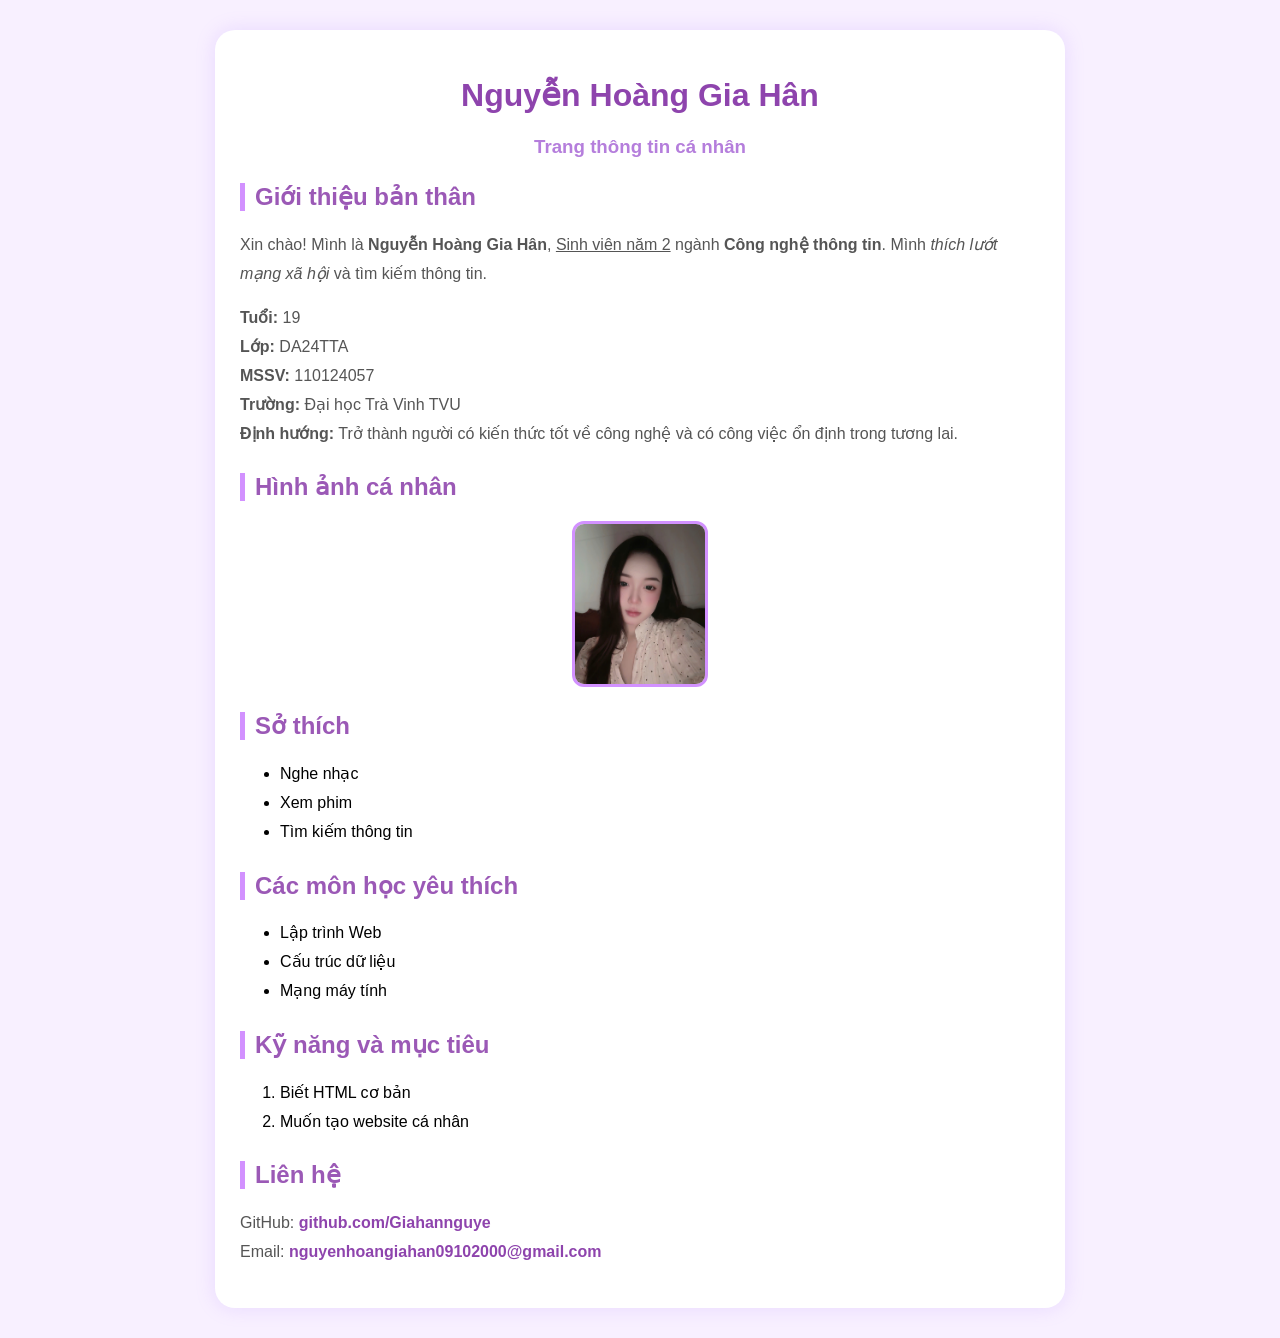
<file: html/page1.html>
﻿<!DOCTYPE htmt> 
<html lang ="vi">
	 <head>
		 <title> Thiết kế web với HTML</title>
		  <meta charset = " utf-8"> 
		  <link rel ="stylesheet" href = "../css/style1.css">
		   <head> 
<body>
<div class="container">

    <h1>Nguyễn Hoàng Gia Hân</h1>
    <h3>Trang thông tin cá nhân</h3>

    <h2>Giới thiệu bản thân</h2>

    <p>
        Xin chào! Mình là <b>Nguyễn Hoàng Gia Hân</b>,
        <u>Sinh viên năm 2</u> ngành <b>Công nghệ thông tin</b>.
        Mình <i>thích lướt mạng xã hội</i> và tìm kiếm thông tin.
    </p>

    <p>
        <b>Tuổi:</b> 19 <br>
        <b>Lớp:</b> DA24TTA <br>
		<b>MSSV:</b> 110124057 <br>
        <b>Trường:</b> Đại học Trà Vinh TVU <br>
        <b>Định hướng:</b> Trở thành người có kiến thức tốt về công nghệ và có công việc ổn định trong tương lai.
    </p>

    <h2>Hình ảnh cá nhân</h2>
    <img id="avatar" src="../assets/images/1.jpg" alt="Ảnh đại diện">

    <h2>Sở thích</h2>
    <ul>
        <li>Nghe nhạc</li>
        <li>Xem phim</li>
        <li>Tìm kiếm thông tin</li>
    </ul>

    <h2>Các môn học yêu thích</h2>
    <ul>
        <li>Lập trình Web</li>
        <li>Cấu trúc dữ liệu</li>
		<li>Mạng máy tính</li>
    </ul>

    <h2>Kỹ năng và mục tiêu</h2>
    <ol>
        <li>Biết HTML cơ bản</li>
        <li>Muốn tạo website cá nhân</li>
    </ol>

    <h2>Liên hệ</h2>
    <p>
        GitHub: <a href="#">github.com/Giahannguye</a><br>
        Email: <a href="#">nguyenhoangiahan09102000@gmail.com</a>
    </p>

</div>

</body>
</file>
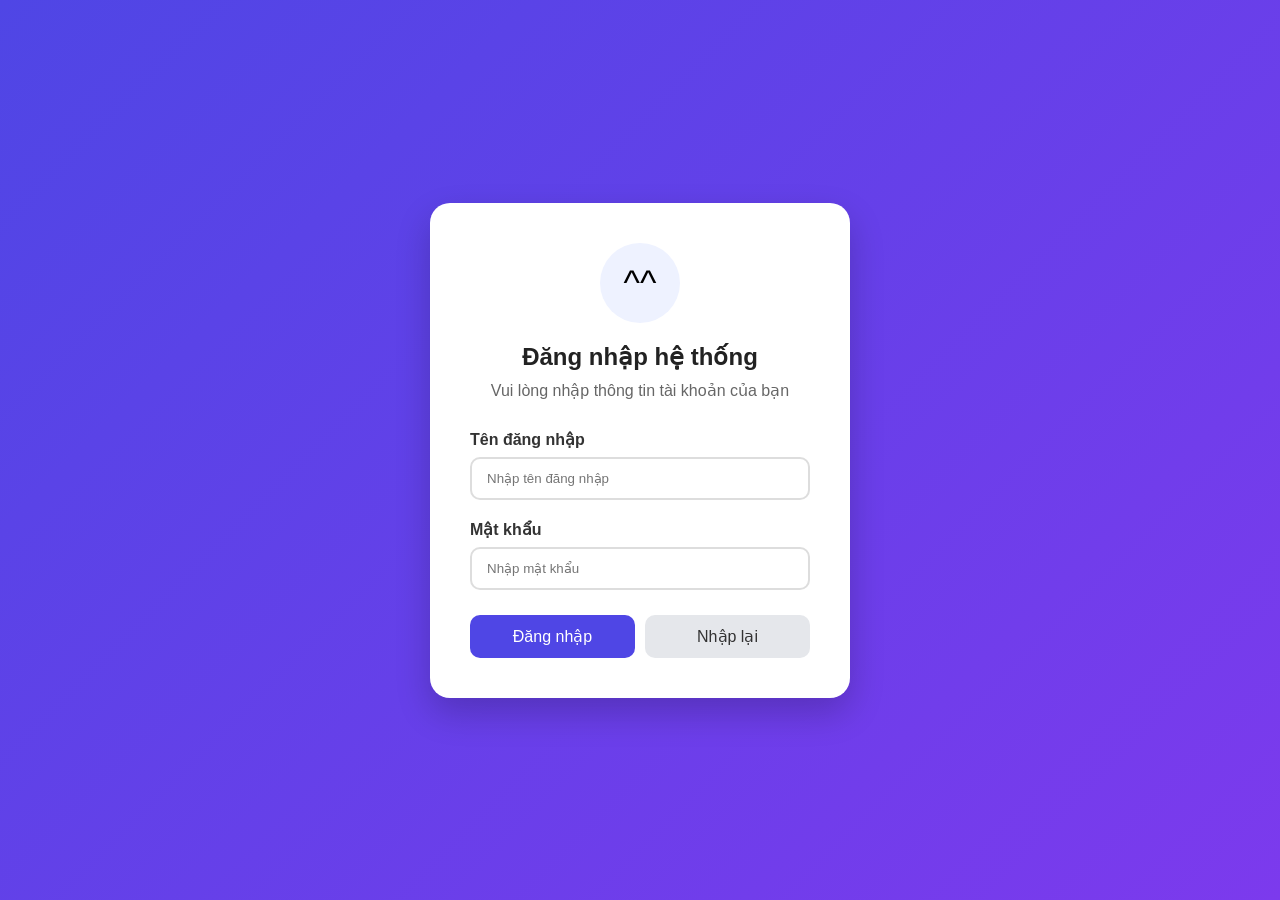
<file: html/page2.html>
﻿<!DOCTYPE html>
<html lang="vi">
<head>
    <meta charset="UTF-8">
    <meta name="viewport" content="width=device-width, initial-scale=1.0">
    <title>Đăng nhập hệ thống</title>
    <link rel="stylesheet" href="../css/style2.css">
</head>
<body>

    <div class="container">
        <div class="login-card">

            <div class="logo">
                ^^
            </div>

            <h2>Đăng nhập hệ thống</h2>
            <p>Vui lòng nhập thông tin tài khoản của bạn</p>

            <form id="frmLogin">

                <div class="input-group">
                    <label for="txtUsername">Tên đăng nhập</label>
                    <input type="text" id="txtUsername" placeholder="Nhập tên đăng nhập">
                </div>

                <div class="input-group">
                    <label for="txtPassword">Mật khẩu</label>
                    <input type="password" id="txtPassword" placeholder="Nhập mật khẩu">
                </div>

                <div class="button-group">
                    <button type="submit" class="btn-login">
                        Đăng nhập
                    </button>

                    <button type="reset" class="btn-reset">
                        Nhập lại
                    </button>
                </div>

            </form>

        </div>
    </div>

</body>
</html>
</file>
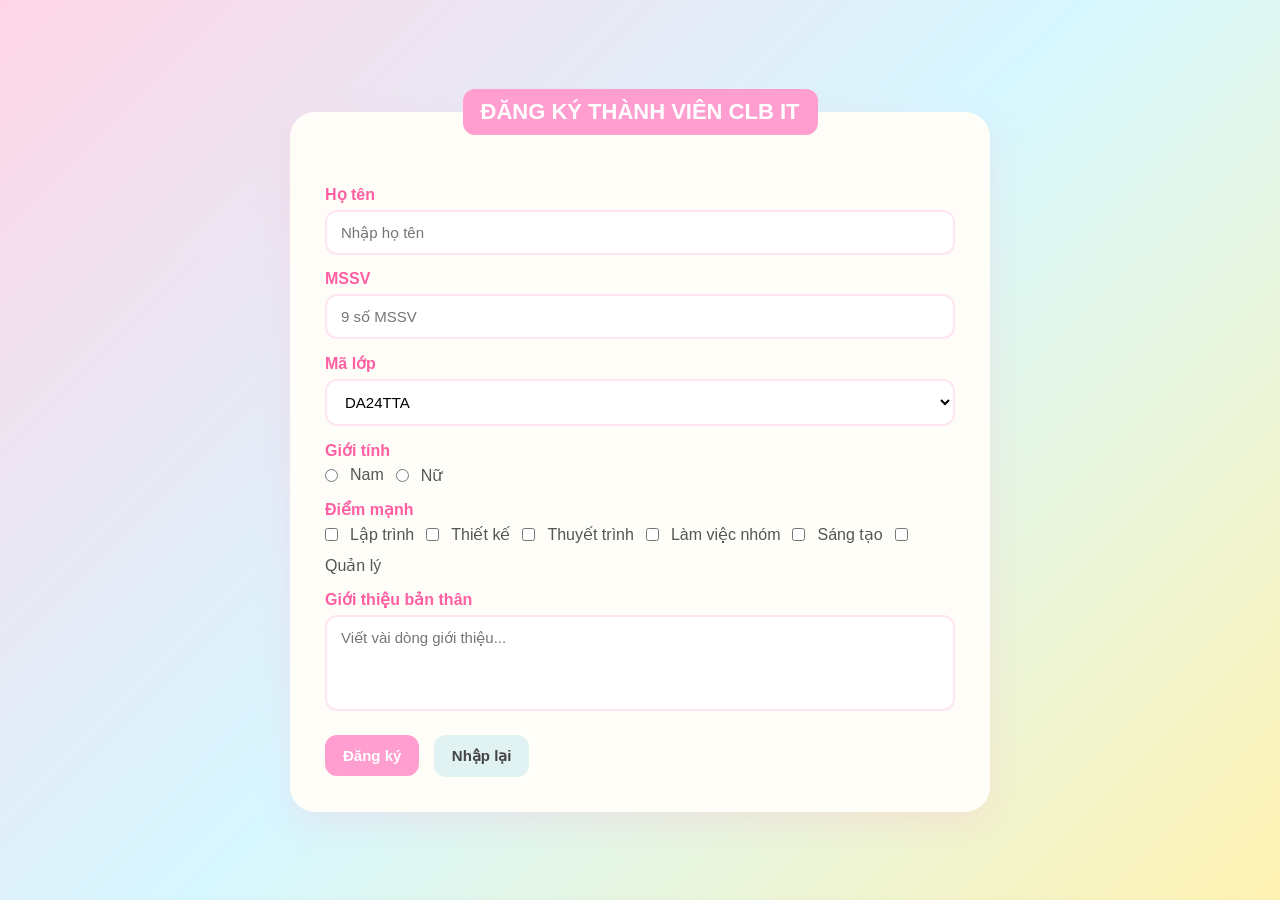
<file: html/page3.html>
﻿<!DOCTYPE html>
<html lang="vi">
<head>
<meta charset="UTF-8">
<title>CLB IT - Đăng ký thành viên</title>

<link rel="stylesheet" href="../css/style3.css">
</head>

<body>

<form>

<fieldset>

<legend> ĐĂNG KÝ THÀNH VIÊN CLB IT </legend>

<label> Họ tên</label>
<input type="text" name="hoten" required placeholder="Nhập họ tên">

<label> MSSV</label>
<input type="text" name="mssv" pattern="[0-9]{9}" placeholder="9 số MSSV">

<label> Mã lớp</label>
<select name="malop">
<option>DA24TTA</option>
<option>DA24TTB</option>
<option>DA24TTC</option>
<option>DA24TTD</option>
</select>

<label> Giới tính</label>
<div class="inline">
<input type="radio" name="gioitinh"> Nam
<input type="radio" name="gioitinh"> Nữ
</div>

<label> Điểm mạnh</label>
<div class="inline">
<input type="checkbox"> Lập trình
<input type="checkbox"> Thiết kế
<input type="checkbox"> Thuyết trình
<br>
<input type="checkbox"> Làm việc nhóm
<input type="checkbox"> Sáng tạo
<input type="checkbox"> Quản lý
</div>

<label> Giới thiệu bản thân</label>
<textarea rows="4" placeholder="Viết vài dòng giới thiệu..."></textarea>

<button type="submit"> Đăng ký</button>
<button type="reset"> Nhập lại</button>

</fieldset>

</form>

</body>
</html>
</file>
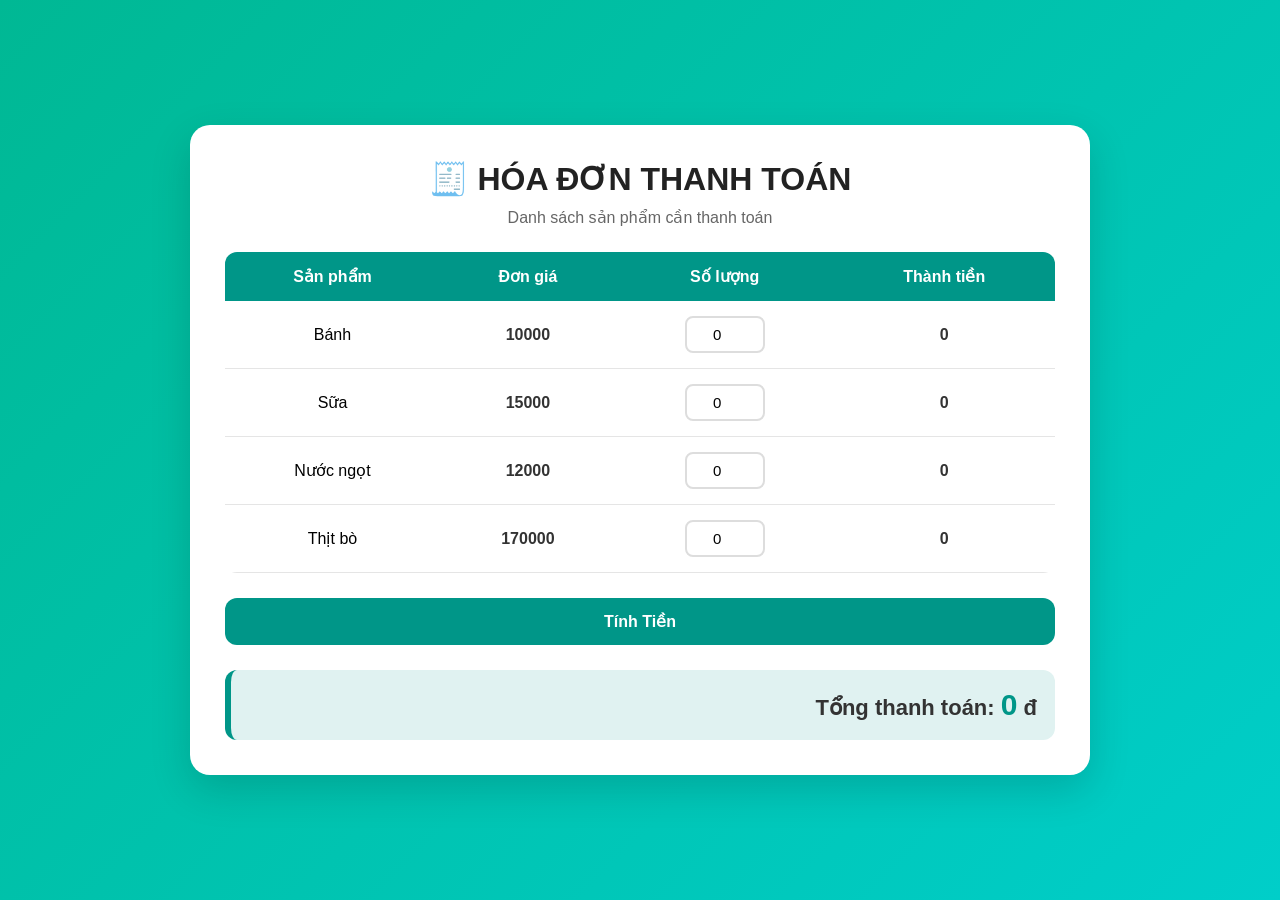
<file: html/page4.html>
﻿<!DOCTYPE html>
<html lang="vi">
<head>
    <meta charset="UTF-8">
    <meta name="viewport" content="width=device-width, initial-scale=1.0">
    <title>Hóa Đơn Thanh Toán</title>
    <link rel="stylesheet" href="../css/style4.css">
</head>
<body>

<div class="container">

    <div class="invoice-card">

        <h1>🧾 HÓA ĐƠN THANH TOÁN</h1>
        <p class="subtitle">Danh sách sản phẩm cần thanh toán</p>

        <table>
            <thead>
                <tr>
                    <th>Sản phẩm</th>
                    <th>Đơn giá</th>
                    <th>Số lượng</th>
                    <th>Thành tiền</th>
                </tr>
            </thead>

            <tbody>
                <tr>
                    <td>Bánh</td>
                    <td class="gia">10000</td>
                    <td><input type="number" class="sl" value="0" min="0"></td>
                    <td class="tt">0</td>
                </tr>

                <tr>
                    <td>Sữa</td>
                    <td class="gia">15000</td>
                    <td><input type="number" class="sl" value="0" min="0"></td>
                    <td class="tt">0</td>
                </tr>

                <tr>
                    <td>Nước ngọt</td>
                    <td class="gia">12000</td>
                    <td><input type="number" class="sl" value="0" min="0"></td>
                    <td class="tt">0</td>
                </tr>

                <tr>
                    <td>Thịt bò</td>
                    <td class="gia">170000</td>
                    <td><input type="number" class="sl" value="0" min="0"></td>
                    <td class="tt">0</td>
                </tr>
            </tbody>
        </table>

        <button onclick="tinhTien()">Tính Tiền</button>

        <div class="total-box">
            Tổng thanh toán:
            <span id="tong">0</span> đ
        </div>

    </div>

</div>

<script>
function tinhTien() {

    const gia = document.getElementsByClassName("gia");
    const sl = document.getElementsByClassName("sl");
    const tt = document.getElementsByClassName("tt");

    let tong = 0;

    for(let i = 0; i < gia.length; i++) {

        let donGia = parseInt(gia[i].innerHTML);
        let soLuong = parseInt(sl[i].value);

        let thanhTien = donGia * soLuong;

        tt[i].innerHTML =
            thanhTien.toLocaleString('vi-VN');

        tong += thanhTien;
    }

    document.getElementById("tong").innerHTML =
        tong.toLocaleString('vi-VN');
}
</script>

</body>
</html>
</file>
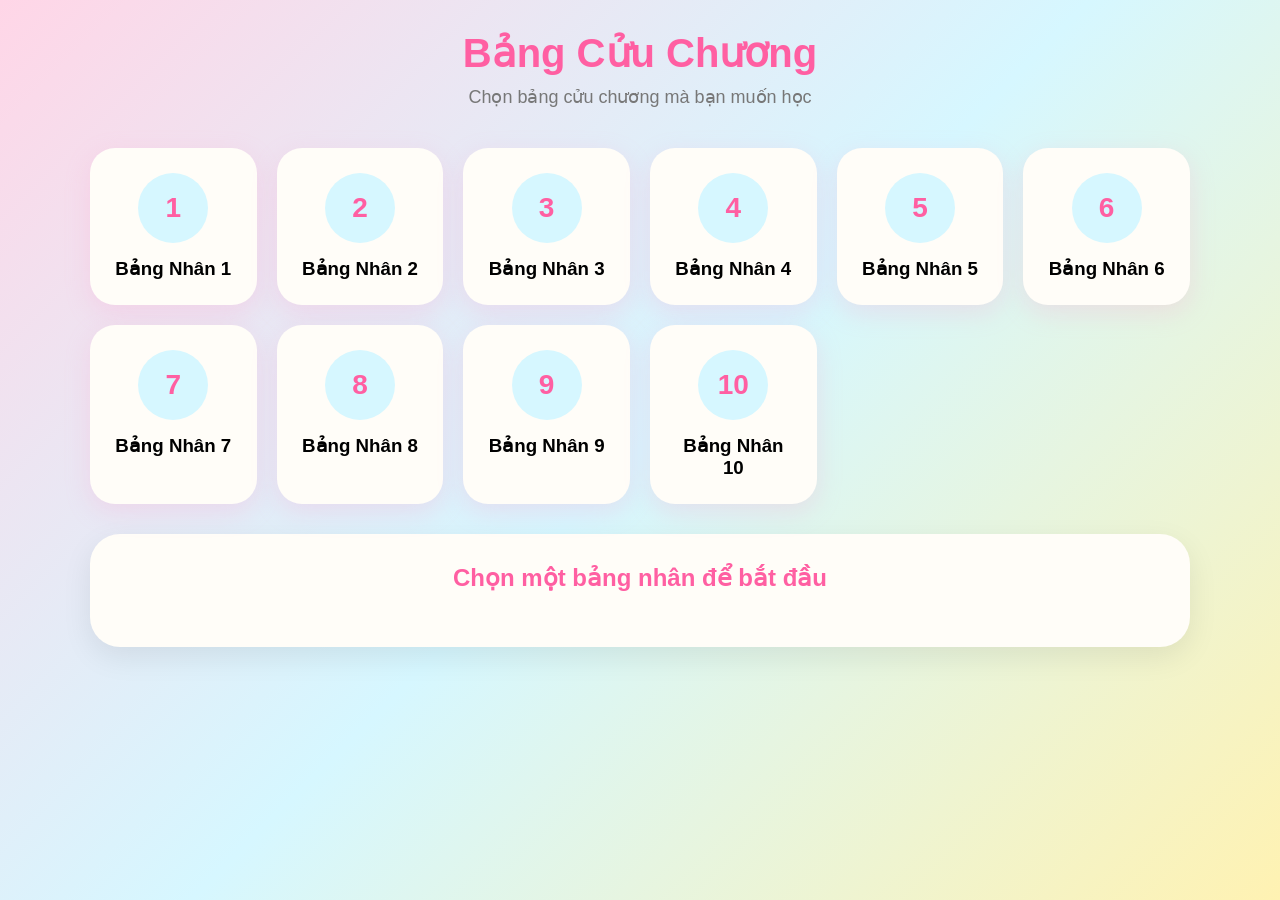
<file: html/page5.html>
﻿<!DOCTYPE html>
<html lang="vi">
<head>
    <meta charset="UTF-8">
    <meta name="viewport" content="width=device-width, initial-scale=1.0">
    <title> Bảng Cửu Chương</title>
    <link rel="stylesheet" href="../css/style5.css">
</head>
<body>

<div class="container">

    <div class="header">
        <h1> Bảng Cửu Chương</h1>
        <p>Chọn bảng cửu chương mà bạn muốn học</p>
    </div>

    <div class="table-list" id="menu"></div>

    <div class="result-card">
        <h2 id="title"> Chọn một bảng nhân để bắt đầu</h2>
        <div id="content" class="result-content"></div>
    </div>

</div>

<script>

const menu = document.getElementById("menu");

for(let i=1;i<=10;i++){

    let card = document.createElement("div");
    card.className = "table-card";

    card.innerHTML = `
        <span class="number">${i}</span>
        <h3>Bảng Nhân ${i}</h3>
    `;

    card.onclick = () => openTable(i, card);

    menu.appendChild(card);
}

function openTable(n, card){

    document.getElementById("title").innerHTML =
        " Bảng Nhân " + n;

    let html = "";

    for(let i=1;i<=10;i++){

        html += `
        <div class="line">
            ${n} × ${i} = <strong>${n*i}</strong>
        </div>
        `;
    }

    document.getElementById("content").innerHTML = html;

    document.querySelectorAll(".table-card")
    .forEach(item => item.classList.remove("active"));

    card.classList.add("active");
}

</script>

</body>
</html>
</file>
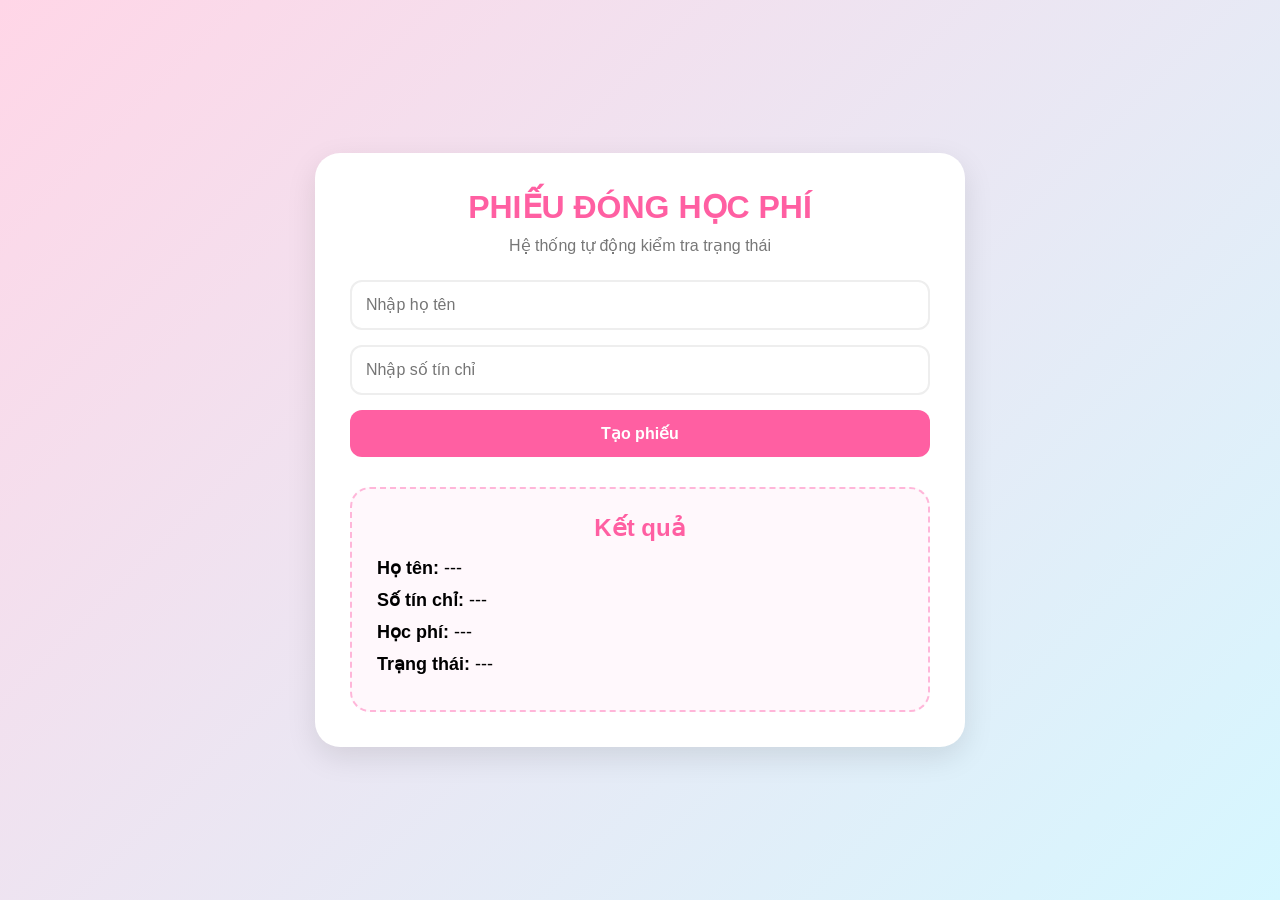
<file: html/page6.html>
﻿<!DOCTYPE html>
<html lang="vi">
<head>
    <meta charset="UTF-8">
    <meta name="viewport" content="width=device-width, initial-scale=1.0">
    <title>Đóng Học Phí</title>
    <link rel="stylesheet" href="../css/style6.css">
</head>
<body>

<div class="container">

    <div class="card">

        <h1> PHIẾU ĐÓNG HỌC PHÍ</h1>
        <p class="subtitle">Hệ thống tự động kiểm tra trạng thái</p>

        <div class="form">

            <input type="text" id="ten" placeholder="Nhập họ tên">

            <input type="number" id="stc" placeholder="Nhập số tín chỉ">

            <button onclick="taoPhieu()">Tạo phiếu</button>

        </div>

        <div class="bill">

            <h2> Kết quả</h2>

            <p><b>Họ tên:</b> <span id="kqTen">---</span></p>

            <p><b>Số tín chỉ:</b> <span id="kqStc">---</span></p>

            <p><b>Học phí:</b> <span id="kqTien">---</span></p>

            <p>
                <b>Trạng thái:</b>
                <span id="kqTrangThai">---</span>
            </p>

        </div>

    </div>

</div>

<script>

function taoPhieu(){

    let ten = document.getElementById("ten").value.trim();
    let stc = parseInt(document.getElementById("stc").value);

    if(ten === "" || isNaN(stc) || stc <= 0){
        alert("Vui lòng nhập đúng thông tin!");
        return;
    }

    let hocPhi = stc * 500000;

    document.getElementById("kqTen").innerText = ten;
    document.getElementById("kqStc").innerText = stc;

    document.getElementById("kqTien").innerText =
        hocPhi.toLocaleString('vi-VN') + " VNĐ";

    let trangThai = document.getElementById("kqTrangThai");

    if(hocPhi < 3000000){
        trangThai.innerText = "ĐÃ ĐÓNG";
        trangThai.className = "paid";
    }else{
        trangThai.innerText = "CHƯA ĐÓNG";
        trangThai.className = "unpaid";
    }
}

</script>

</body>
</html>
</file>
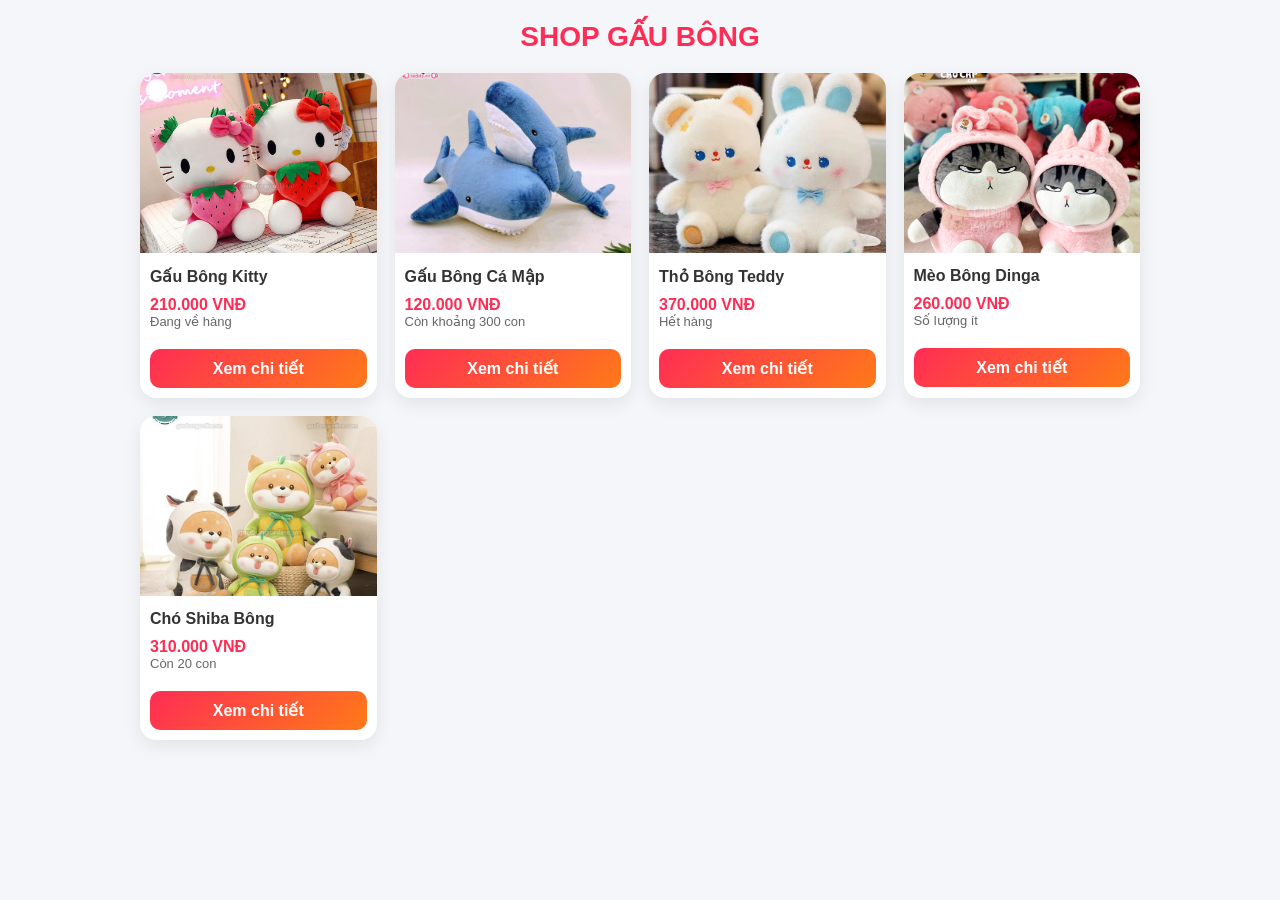
<file: html/page7.html>
﻿<!DOCTYPE html>
<html lang="vi">
<head>
    <meta charset="UTF-8">
    <title>Shop Gấu Bông</title>
    <link rel="stylesheet" href="../css/style7.css">
</head>

<body>

<h1 class="title"> SHOP GẤU BÔNG </h1>

<div id="product-list" class="product-grid"></div>

<script>
const productList = [
    { name: "Gấu Bông Kitty", price: "210.000 VNĐ", status: "Đang về hàng", img: "../assets/images/2.jpg" },
    { name: "Gấu Bông Cá Mập", price: "120.000 VNĐ", status: "Còn khoảng 300 con", img: "../assets/images/3.jpg" },
    { name: "Thỏ Bông Teddy", price: "370.000 VNĐ", status: "Hết hàng", img: "../assets/images/4.jpg" },
    { name: "Mèo Bông Dinga", price: "260.000 VNĐ", status: "Số lượng ít", img: "../assets/images/5.jpg" },
    { name: "Chó Shiba Bông", price: "310.000 VNĐ", status: "Còn 20 con", img: "../assets/images/6.jpg" }
];

function addProduct(item){

    const card = document.createElement("div");
    card.className = "card";

    card.innerHTML = `
        <img src="${item.img}" alt="${item.name}">
        <h3>${item.name}</h3>
        <p class="price"> ${item.price}</p>
        <p class="status"> ${item.status}</p>

        <a class="btn"
           href="detail.html?data=${encodeURIComponent(JSON.stringify(item))}">
           Xem chi tiết
        </a>
    `;

    document.getElementById("product-list").appendChild(card);
}

productList.forEach(addProduct);
</script>

</body>
</html>
</file>
<file: css/style1.css>
body{
    background: #f8f0ff;
    font-family: Arial, sans-serif;
}

.container{
    width: 800px;
    margin: 30px auto;
    background: white;
    padding: 25px;
    border-radius: 20px;
    box-shadow: 0 0 20px rgba(170, 120, 255, 0.2);
}

h1{
    text-align: center;
    color: #8e44ad;
}

h3{
    text-align: center;
    color: #b57edc;
    margin-bottom: 20px;
}

h2{
    color: #9b59b6;
    border-left: 5px solid #d291ff;
    padding-left: 10px;
    margin-top: 25px;
}

p{
    line-height: 1.8;
    color: #555;
}

ul, ol{
    line-height: 1.8;
}

#avatar{
    display: block;
    margin: 15px auto;
    width: 130px;
    height: 160px;
    object-fit: cover;
    border-radius: 12px;
    border: 3px solid #d291ff;
}

a{
    color: #8e44ad;
    text-decoration: none;
    font-weight: bold;
}

a:hover{
    color: #e84393;
    text-decoration: underline;
}
</file>
<file: css/style2.css>
*{
    margin: 0;
    padding: 0;
    box-sizing: border-box;
    font-family: "Segoe UI", sans-serif;
}

body{
    min-height: 100vh;
    display: flex;
    justify-content: center;
    align-items: center;
    background: linear-gradient(135deg,#4f46e5,#7c3aed);
}

.container{
    width: 100%;
    padding: 20px;
}

.login-card{
    max-width: 420px;
    margin: auto;
    background: #fff;
    padding: 40px;
    border-radius: 20px;
    box-shadow: 0 15px 35px rgba(0,0,0,0.2);
    animation: fadeIn 0.5s ease;
}

.logo{
    width: 80px;
    height: 80px;
    margin: 0 auto 20px;
    background: #eef2ff;
    border-radius: 50%;
    display: flex;
    justify-content: center;
    align-items: center;
    font-size: 35px;
}

.login-card h2{
    text-align: center;
    color: #222;
    margin-bottom: 10px;
}

.login-card p{
    text-align: center;
    color: #666;
    margin-bottom: 30px;
}

.input-group{
    margin-bottom: 20px;
}

.input-group label{
    display: block;
    margin-bottom: 8px;
    color: #333;
    font-weight: 600;
}

.input-group input{
    width: 100%;
    padding: 12px 15px;
    border: 2px solid #ddd;
    border-radius: 10px;
    outline: none;
    transition: 0.3s;
}

.input-group input:focus{
    border-color: #6366f1;
    box-shadow: 0 0 10px rgba(99,102,241,0.2);
}

.button-group{
    display: flex;
    gap: 10px;
    margin-top: 25px;
}

.button-group button{
    flex: 1;
    padding: 12px;
    border: none;
    border-radius: 10px;
    font-size: 16px;
    cursor: pointer;
    transition: 0.3s;
}

.btn-login{
    background: #4f46e5;
    color: white;
}

.btn-login:hover{
    background: #4338ca;
}

.btn-reset{
    background: #e5e7eb;
    color: #333;
}

.btn-reset:hover{
    background: #d1d5db;
}

@keyframes fadeIn{
    from{
        opacity: 0;
        transform: translateY(-20px);
    }
    to{
        opacity: 1;
        transform: translateY(0);
    }
}
</file>
<file: css/style3.css>
*{
    margin:0;
    padding:0;
    box-sizing:border-box;
    font-family:'Segoe UI', sans-serif;
}

body{
    min-height:100vh;
    display:flex;
    justify-content:center;
    align-items:center;
    background:linear-gradient(135deg,#ffd6e7,#d6f7ff,#fff2b2);
    padding:20px;
}

form{
    width:100%;
    max-width:700px;
}

fieldset{
    border:none;
    background:#fffdf8;
    padding:35px;
    border-radius:25px;
    box-shadow:0 10px 30px rgba(255,182,217,0.25);
    animation:pop 0.4s ease;
}

legend{
    font-size:22px;
    font-weight:bold;
    padding:10px 18px;
    border-radius:12px;
    background:#ff9ecf;
    color:white;
    text-align:center;
}

label{
    display:block;
    margin-top:15px;
    margin-bottom:6px;
    font-weight:600;
    color:#ff5fa2;
}

input[type="text"],
select,
textarea{
    width:100%;
    padding:12px 14px;
    border:2px solid #ffe4f1;
    border-radius:12px;
    outline:none;
    font-size:15px;
    transition:0.3s;
    background:#fff;
}

input:focus,
select:focus,
textarea:focus{
    border-color:#ff9ecf;
    box-shadow:0 0 10px rgba(255,158,207,0.3);
}

.inline{
    display:flex;
    flex-wrap:wrap;
    gap:12px;
    margin-top:5px;
    color:#555;
}

.inline input{
    accent-color:#ff9ecf;
}

textarea{
    resize:none;
}

button{
    margin-top:20px;
    padding:12px 18px;
    border:none;
    border-radius:12px;
    font-size:15px;
    font-weight:bold;
    cursor:pointer;
    transition:0.3s;
}

button[type="submit"]{
    background:#ff9ecf;
    color:white;
}

button[type="submit"]:hover{
    background:#ff5fa2;
    transform:translateY(-2px);
}

button[type="reset"]{
    background:#e0f2f1;
    color:#444;
    margin-left:10px;
}

button[type="reset"]:hover{
    background:#cceeee;
}

@keyframes pop{
    from{
        opacity:0;
        transform:scale(0.95);
    }
    to{
        opacity:1;
        transform:scale(1);
    }
}

/* mobile */
@media(max-width:600px){
    .inline{
        flex-direction:column;
    }

    button{
        width:100%;
        margin-left:0;
    }
}
</file>
<file: css/style4.css>
*{
    margin: 0;
    padding: 0;
    box-sizing: border-box;
    font-family: "Segoe UI", Tahoma, Geneva, Verdana, sans-serif;
}

body{
    min-height: 100vh;
    display: flex;
    justify-content: center;
    align-items: center;
    background: linear-gradient(135deg,#00b894,#00cec9);
    padding: 20px;
}

.invoice-card{
    width: 900px;
    max-width: 100%;
    background: #fff;
    padding: 35px;
    border-radius: 20px;
    box-shadow: 0 15px 40px rgba(0,0,0,0.15);
    animation: fadeIn 0.5s ease-in-out;
}

h1{
    text-align: center;
    color: #222;
    margin-bottom: 10px;
}

.subtitle{
    text-align: center;
    color: #666;
    margin-bottom: 25px;
}

table{
    width: 100%;
    border-collapse: collapse;
    overflow: hidden;
    border-radius: 12px;
}

thead{
    background: #009688;
    color: white;
}

th{
    padding: 15px;
    font-size: 16px;
}

td{
    padding: 15px;
    text-align: center;
}

tbody tr{
    border-bottom: 1px solid #e5e5e5;
    transition: 0.3s;
}

tbody tr:hover{
    background: #f2fffd;
}

.gia,
.tt{
    font-weight: bold;
    color: #333;
}

input[type="number"]{
    width: 80px;
    padding: 8px;
    border: 2px solid #ddd;
    border-radius: 8px;
    text-align: center;
    font-size: 15px;
    outline: none;
    transition: 0.3s;
}

input[type="number"]:focus{
    border-color: #009688;
    box-shadow: 0 0 8px rgba(0,150,136,0.3);
}

button{
    width: 100%;
    margin-top: 25px;
    padding: 14px;
    border: none;
    border-radius: 12px;
    background: #009688;
    color: white;
    font-size: 16px;
    font-weight: bold;
    cursor: pointer;
    transition: 0.3s;
}

button:hover{
    background: #00796b;
    transform: translateY(-2px);
}

button:active{
    transform: scale(0.98);
}

.total-box{
    margin-top: 25px;
    padding: 18px;
    background: #e0f2f1;
    border-left: 6px solid #009688;
    border-radius: 12px;
    text-align: right;
    font-size: 22px;
    font-weight: bold;
    color: #333;
}

#tong{
    color: #009688;
    font-size: 30px;
}

@keyframes fadeIn{
    from{
        opacity: 0;
        transform: translateY(-20px);
    }
    to{
        opacity: 1;
        transform: translateY(0);
    }
}

/* Responsive cho điện thoại */
@media(max-width: 768px){

    .invoice-card{
        padding: 20px;
    }

    table{
        font-size: 14px;
    }

    th,
    td{
        padding: 10px;
    }

    input[type="number"]{
        width: 60px;
    }

    .total-box{
        font-size: 18px;
    }

    #tong{
        font-size: 24px;
    }
}
</file>
<file: css/style5.css>
*{
    margin:0;
    padding:0;
    box-sizing:border-box;
    font-family:'Segoe UI',sans-serif;
}

body{
    min-height:100vh;
    background:linear-gradient(
        135deg,
        #ffd6e7,
        #d6f7ff,
        #fff2b2
    );
    padding:30px;
}

.container{
    max-width:1100px;
    margin:auto;
}

.header{
    text-align:center;
    margin-bottom:40px;
}

.header h1{
    color:#ff5fa2;
    font-size:40px;
    margin-bottom:10px;
}

.header p{
    color:#777;
    font-size:18px;
}

.table-list{
    display:grid;
    grid-template-columns:repeat(auto-fit,minmax(160px,1fr));
    gap:20px;
    margin-bottom:30px;
}

.table-card{
    background:#fffdf8;
    border-radius:25px;
    padding:25px;
    text-align:center;
    cursor:pointer;
    transition:.3s;
    box-shadow:0 8px 25px rgba(255,158,207,.25);
}

.table-card:hover{
    transform:translateY(-8px);
}

.table-card.active{
    background:#ff9ecf;
    color:white;
}

.number{
    width:70px;
    height:70px;
    margin:auto;
    border-radius:50%;
    display:flex;
    justify-content:center;
    align-items:center;
    background:#d6f7ff;
    color:#ff5fa2;
    font-size:28px;
    font-weight:bold;
    margin-bottom:15px;
}

.table-card.active .number{
    background:white;
}

.result-card{
    background:#fffdf8;
    border-radius:30px;
    padding:30px;
    box-shadow:0 10px 30px rgba(0,0,0,.08);
}

.result-card h2{
    text-align:center;
    color:#ff5fa2;
    margin-bottom:25px;
}

.result-content{
    display:grid;
    grid-template-columns:repeat(auto-fit,minmax(220px,1fr));
    gap:15px;
}

.line{
    background:#fef6fb;
    padding:18px;
    border-radius:18px;
    text-align:center;
    font-size:20px;
    transition:.3s;
}

.line:hover{
    background:#ffe4f1;
    transform:scale(1.05);
}

.line strong{
    color:#ff5fa2;
    font-size:24px;
}
</file>
<file: css/style6.css>
*{
    margin:0;
    padding:0;
    box-sizing:border-box;
    font-family:'Segoe UI',sans-serif;
}

body{
    min-height:100vh;
    display:flex;
    justify-content:center;
    align-items:center;
    background:linear-gradient(135deg,#ffd6e7,#d6f7ff);
    padding:20px;
}

.container{
    width:100%;
    max-width:650px;
}

.card{
    background:white;
    padding:35px;
    border-radius:25px;
    box-shadow:0 10px 30px rgba(0,0,0,0.1);
}

h1{
    text-align:center;
    color:#ff5fa2;
    margin-bottom:10px;
}

.subtitle{
    text-align:center;
    color:#777;
    margin-bottom:25px;
}

.form{
    display:flex;
    flex-direction:column;
    gap:15px;
}

input{
    padding:14px;
    border:2px solid #eee;
    border-radius:12px;
    font-size:16px;
    outline:none;
    transition:0.3s;
}

input:focus{
    border-color:#ff9ecf;
    box-shadow:0 0 8px rgba(255,159,207,0.3);
}

button{
    padding:14px;
    border:none;
    border-radius:12px;
    background:#ff5fa2;
    color:white;
    font-size:16px;
    font-weight:bold;
    cursor:pointer;
    transition:0.3s;
}

button:hover{
    background:#ff3f8a;
    transform:translateY(-2px);
}

.bill{
    margin-top:30px;
    background:#fff8fc;
    padding:25px;
    border-radius:20px;
    border:2px dashed #ffb6d9;
}

.bill h2{
    text-align:center;
    color:#ff5fa2;
    margin-bottom:15px;
}

.bill p{
    margin:10px 0;
    font-size:18px;
}

.paid{
    color:#22c55e;
    font-weight:bold;
}

.unpaid{
    color:#ef4444;
    font-weight:bold;
}
</file>
<file: css/style7.css>
/* ===== RESET ===== */
* {
    margin: 0;
    padding: 0;
    box-sizing: border-box;
    font-family: Arial, sans-serif;
}

body {
    background: #f5f6fa;
    padding: 20px;
}

/* ===== TITLE ===== */
.title {
    text-align: center;
    font-size: 28px;
    font-weight: 800;
    margin-bottom: 20px;
    color: #ff2d55;
}

/* ===== GRID ===== */
.product-grid {
    display: grid;
    grid-template-columns: repeat(auto-fit, minmax(200px, 1fr));
    gap: 18px;
    max-width: 1000px;
    margin: auto;
}

/* ===== CARD ===== */
.card {
    background: white;
    border-radius: 16px;
    overflow: hidden;
    box-shadow: 0 6px 18px rgba(0,0,0,0.08);
    transition: all 0.25s ease;
}

.card:hover {
    transform: translateY(-5px);
    box-shadow: 0 10px 25px rgba(0,0,0,0.12);
}

/* ===== IMAGE ===== */
.card img {
    width: 100%;
    height: 180px;
    object-fit: cover;
}

/* ===== TEXT ===== */
.card h3 {
    font-size: 16px;
    padding: 10px;
    color: #333;
}

.price {
    padding: 0 10px;
    font-weight: bold;
    color: #ff2d55;
}

.status {
    padding: 0 10px 10px;
    font-size: 13px;
    color: #666;
}

/* ===== BUTTON ===== */
.btn {
    display: block;
    margin: 10px;
    padding: 10px;
    text-align: center;
    background: linear-gradient(135deg, #ff2d55, #ff7a18);
    color: white;
    border-radius: 10px;
    text-decoration: none;
    font-weight: bold;
    transition: 0.2s;
}

.btn:hover {
    transform: scale(1.03);
}
</file>
